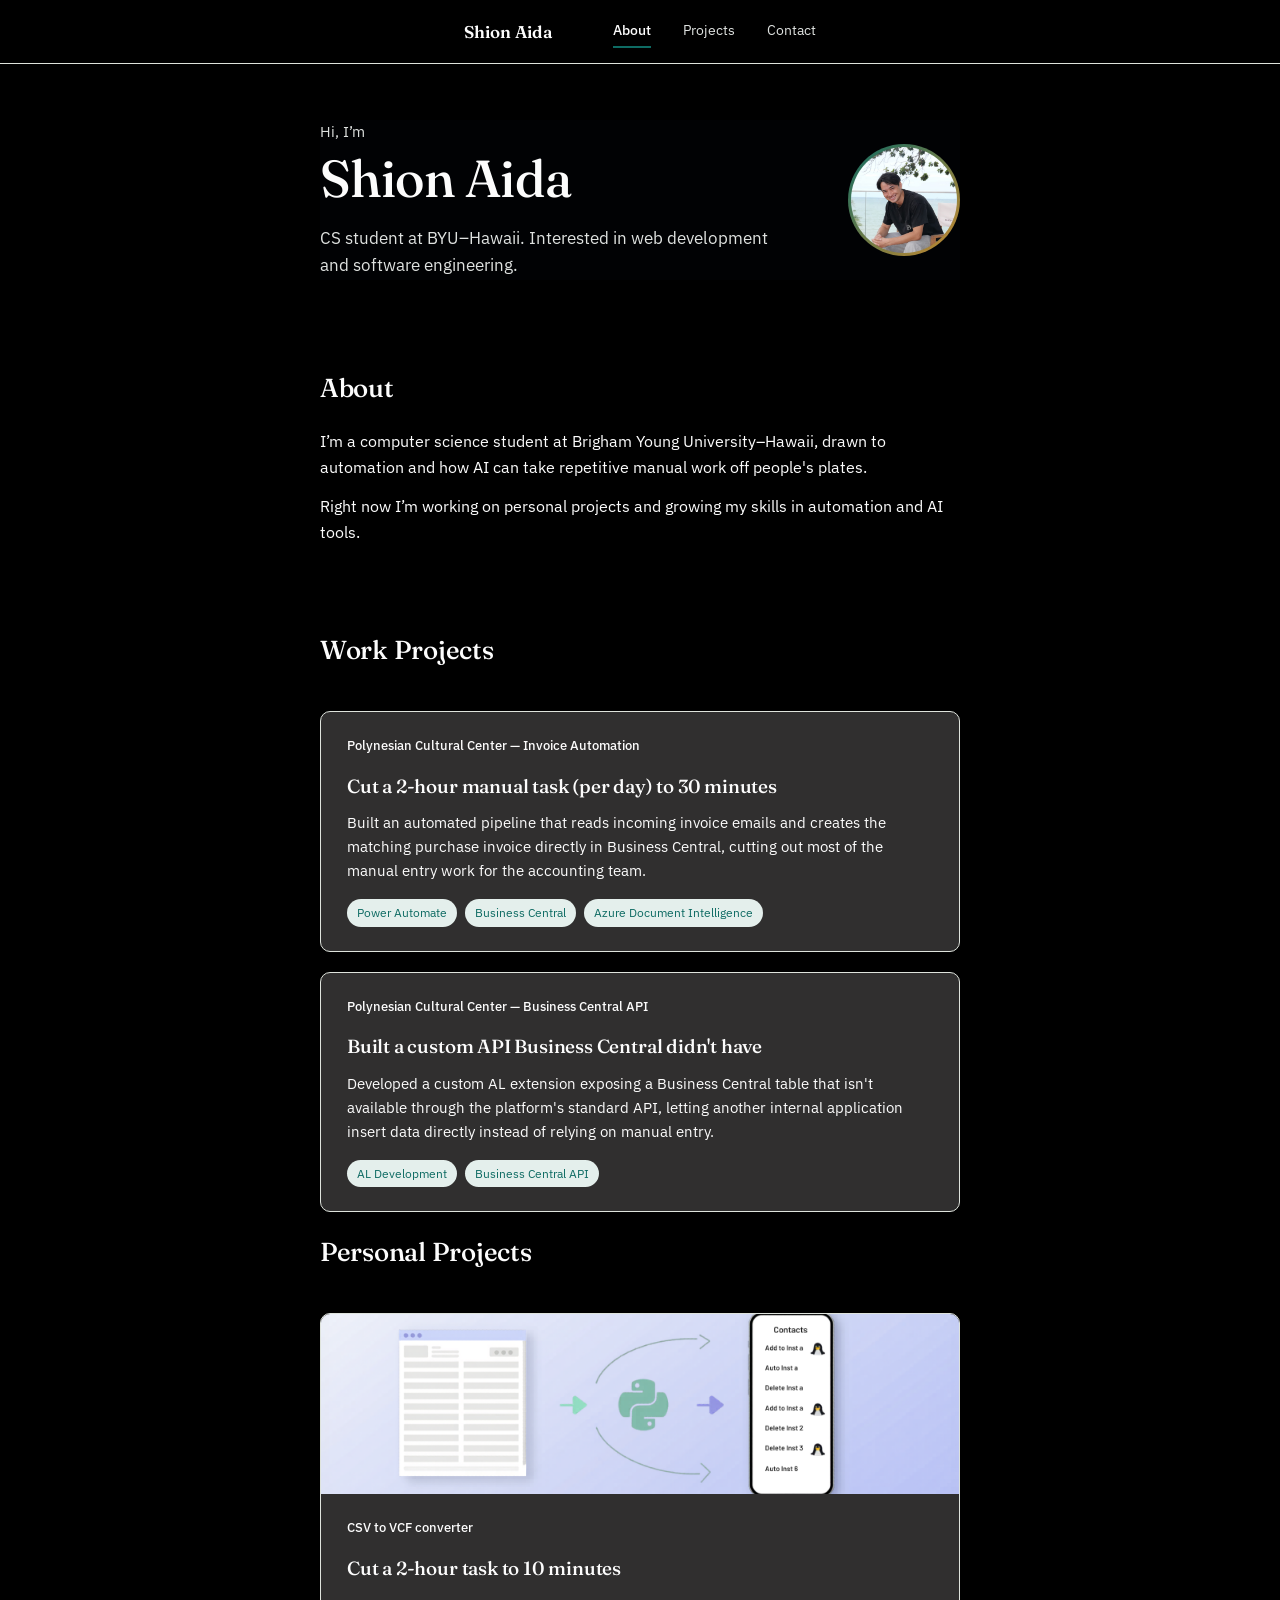
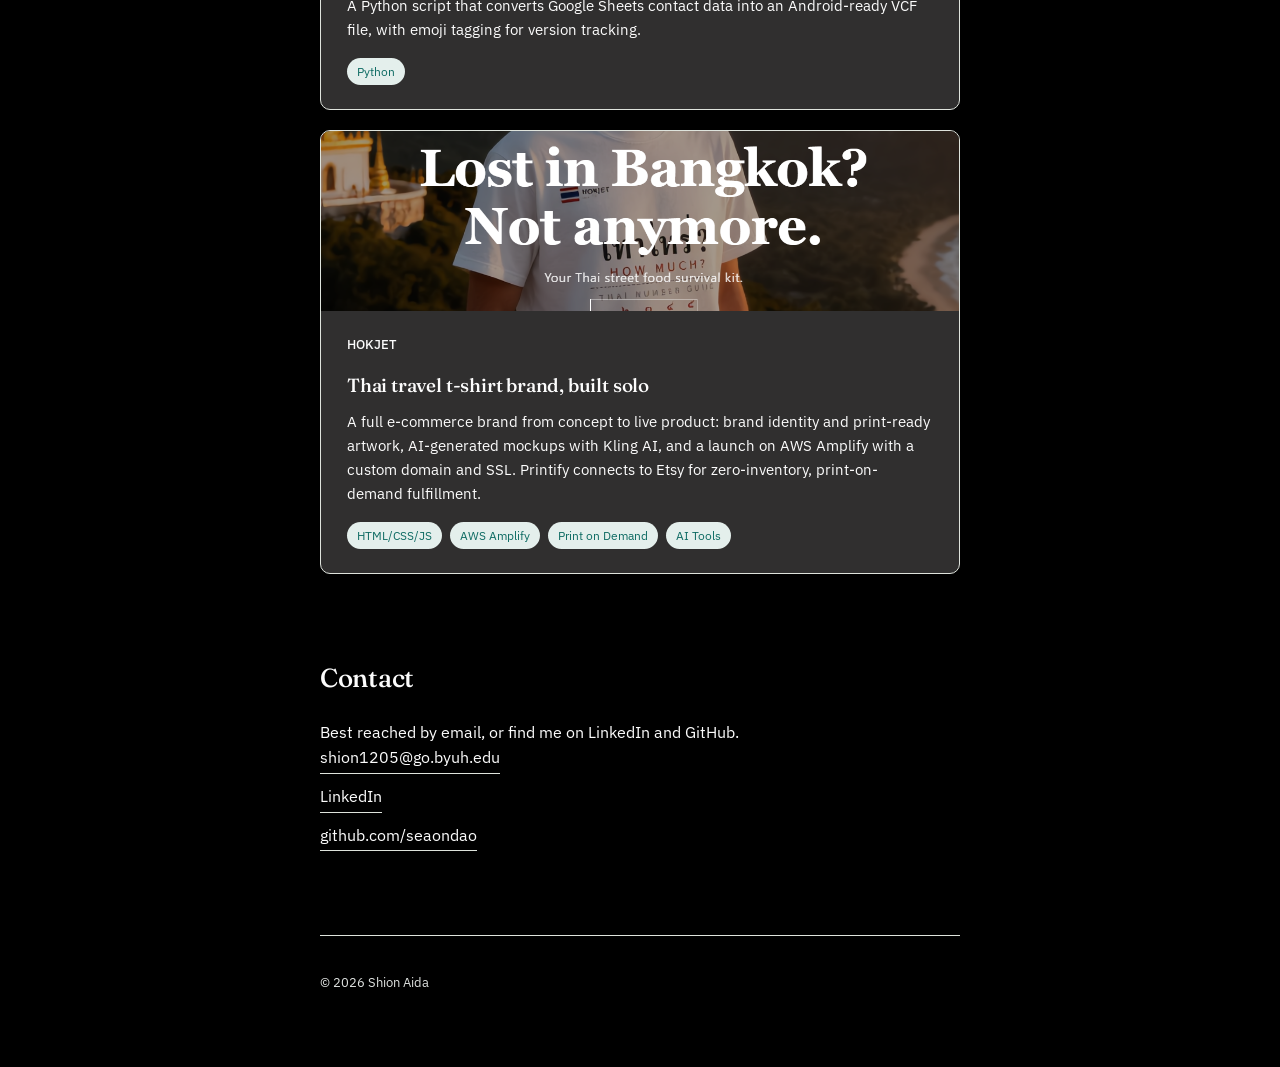
<file: index.html>
<!DOCTYPE html>
<html lang="en">
<head>
<meta charset="UTF-8">
<meta name="viewport" content="width=device-width, initial-scale=1.0">
<title>Shion Aida</title>
<meta name="description" content="Shion Aida — computer science student at BYU–Hawaii, building web tools and automation.">
<link rel="preconnect" href="https://fonts.googleapis.com">
<link rel="preconnect" href="https://fonts.gstatic.com" crossorigin>
<link href="https://fonts.googleapis.com/css2?family=Fraunces:opsz,wght@9..144,400;9..144,500;9..144,600&family=IBM+Plex+Sans:wght@400;500;600&display=swap" rel="stylesheet">
<link rel="stylesheet" href="style.css">
<link rel="shortcut icon" href="images/Shion.ico" type="image/x-icon">
</head>
<body>

<nav class="topnav" id="topnav">
  <a href="#" class="nav-name">Shion Aida</a>

  <div class="nav-links" id="navLinks">
    <a href="#about" class="nav-link" data-section="about">About</a>
    <a href="#projects" class="nav-link" data-section="projects">Projects</a>
    <a href="#contact" class="nav-link" data-section="contact">Contact</a>
  </div>
</nav>

<main class="content">

  <section class="hero">
    <div class="hero-text">
      <p class="eyebrow">Hi, I&rsquo;m</p>
      <h1>Shion Aida</h1>
      <p class="tagline">CS student at BYU&ndash;Hawaii. Interested in web development and software engineering.</p>
    </div>
    <div class="hero-photo">
      <img src="images/profile.JPG" alt="Shion Aida">
    </div>
  </section>

  <section id="about" class="block">
    <h2>About</h2>
    <p>I&rsquo;m a computer science student at Brigham Young University&ndash;Hawaii, drawn to automation and how AI can take repetitive manual work off people's plates.</p>
    <p>Right now I&rsquo;m working on personal projects and growing my skills in automation and AI tools.</p>
  </section>

  <section id="projects" class="block">
    <h2>Work Projects</h2>

    <div class="project-grid">
      <div class="project-card project-card--static">
        <div class="project-card-body">
          <p class="project-eyebrow">Polynesian Cultural Center &mdash; Invoice Automation</p>
          <h3>Cut a 2-hour manual task (per day) to 30 minutes</h3>
          <p class="project-desc">Built an automated pipeline that reads incoming invoice emails and creates the matching purchase invoice directly in Business Central, cutting out most of the manual entry work for the accounting team.</p>
          <div class="tag-row">
            <span class="project-tag">Power Automate</span>
            <span class="project-tag">Business Central</span>
            <span class="project-tag">Azure Document Intelligence</span>
          </div>
        </div>
      </div>
    </div>

      <div class="project-card project-card--static">
        <div class="project-card-body">
          <p class="project-eyebrow">Polynesian Cultural Center &mdash; Business Central API</p>
          <h3>Built a custom API Business Central didn't have</h3>
          <p class="project-desc">Developed a custom AL extension exposing a Business Central table that isn't available through the platform's standard API, letting another internal application insert data directly instead of relying on manual entry.</p>
          <div class="tag-row">
            <span class="project-tag">AL Development</span>
            <span class="project-tag">Business Central API</span>
          </div>
        </div>
      </div>

    <h2>Personal Projects</h2>
    <div class="project-grid">
      <a class="project-card" href="https://github.com/seaondao/CSV-to-VCF-converter-" target="_blank" rel="noopener">
        <div class="project-thumb">
          <img src="images/CSV.png" alt="CSV to VCF converter diagram">
        </div>
        <div class="project-card-body">
          <p class="project-eyebrow">CSV to VCF converter</p>
          <h3>Cut a 2-hour task to 10 minutes</h3>
          <p class="project-desc">A Python script that converts Google Sheets contact data into an Android-ready VCF file, with emoji tagging for version tracking.</p>
          <span class="project-tag">Python</span>
        </div>
      </a>

      <a class="project-card" href="https://hokjet.com/" target="_blank" rel="noopener">
        <div class="project-thumb">
          <img src="images/hokjetLanding1.png" alt="HOKJET landing page">
        </div>
        <div class="project-card-body">
          <p class="project-eyebrow">HOKJET</p>
          <h3>Thai travel t-shirt brand, built solo</h3>
          <p class="project-desc">A full e-commerce brand from concept to live product: brand identity and print-ready artwork, AI-generated mockups with Kling AI, and a launch on AWS Amplify with a custom domain and SSL. Printify connects to Etsy for zero-inventory, print-on-demand fulfillment.</p>
          <div class="tag-row">
            <span class="project-tag">HTML/CSS/JS</span>
            <span class="project-tag">AWS Amplify</span>
            <span class="project-tag">Print on Demand</span>
            <span class="project-tag">AI Tools</span>
          </div>
        </div>
      </a>
    </div>
  </section>

  <section id="contact" class="block">
    <h2>Contact</h2>
    <p>Best reached by email, or find me on LinkedIn and GitHub.</p>
    <div class="contact-list">
      <a href="mailto:shion1205@go.byuh.edu">shion1205@go.byuh.edu</a>
      <a href="https://www.linkedin.com/in/shion-aida-b07b8935a/" target="_blank" rel="noopener">LinkedIn</a>
      <a href="https://github.com/seaondao" target="_blank" rel="noopener">github.com/seaondao</a>
    </div>
  </section>

  <footer>
    <p>&copy; <span id="year"></span> Shion Aida</p>
  </footer>

</main>

<script src="script.js"></script>
</body>
</html>
</file>
<file: style.css>
:root {
  --bg: #000000;
  --panel: #302f2f;
  --ink: #fcfcfc;
  --muted: #dfe2e0;
  --line: #DEE3DC;
  --accent: #0E6B63;
  --accent-soft: #E4EFEC;
  --gold: #C98A2E;
  --nav-h: 64px;
  --content-max: 640px;
}

* { box-sizing: border-box; }

html {
  scroll-behavior: smooth;
}

@media (prefers-reduced-motion: reduce) {
  html { scroll-behavior: auto; }
  * { animation-duration: 0.01ms !important; animation-iteration-count: 1 !important; }
}

body {
  margin: 0;
  background: var(--bg);
  color: var(--ink);
  font-family: "IBM Plex Sans", -apple-system, BlinkMacSystemFont, sans-serif;
  font-size: 16px;
  line-height: 1.6;
}

a {
  color: inherit;
  text-decoration: none;
}

h1, h2, h3 {
  font-family: "Fraunces", Georgia, serif;
  font-weight: 500;
  letter-spacing: -0.01em;
  margin: 0;
}

/* ---------- Top nav ---------- */

.topnav {
  position: fixed;
  top: 0;
  left: 0;
  right: 0;
  height: var(--nav-h);
  display: flex;
  align-items: center;
  justify-content: center;
  padding: 0 40px;
  backdrop-filter: blur(6px);
  border-bottom: 1px solid var(--line);
  z-index: 30;
}

.nav-name {
  font-family: "Fraunces", serif;
  padding-right: 5%;
  font-weight: 600;
  font-size: 17px;
}

.nav-links {
  display: flex;
  gap: 32px;
}

.nav-link {
  font-size: 14px;
  color: var(--muted);
  padding: 4px 0;
  border-bottom: 2px solid transparent;
  transition: color 0.15s ease, border-color 0.15s ease;
}

.nav-link:hover {
  color: var(--ink);
}

.nav-link.active {
  color: var(--ink);
  border-color: var(--accent);
  font-weight: 500;
}


/* ---------- Main content ---------- */

.content {
  padding: calc(var(--nav-h) + 56px) 40px 60px;
  max-width: calc(var(--content-max) + 80px);
  margin: 0 auto;
}

.hero {
  display: flex;
  align-items: center;
  justify-content: space-between;
  gap: 32px;
  background-image: url(images/SakuraHero.jpg);
  background-image: fill;
  margin-bottom: 88px;
  animation: rise 0.6s ease-out both;
}

.hero-photo {
  flex-shrink: 0;
  width: 112px;
  height: 112px;
  border-radius: 50%;
  padding: 3px;
  background: linear-gradient(135deg, var(--accent), var(--gold));
}

.hero-photo img {
  width: 100%;
  height: 100%;
  border-radius: 50%;
  object-fit: cover;
  display: block;
}

@keyframes rise {
  from { opacity: 0; transform: translateY(12px); }
  to { opacity: 1; transform: translateY(0); }
}

.eyebrow {
  margin: 0 0 6px;
  font-size: 15px;
  color: var(--muted);
}

.hero h1 {
  font-size: clamp(36px, 6vw, 52px);
  line-height: 1.1;
}

.tagline {
  margin: 18px 0 0;
  max-width: 460px;
  color: var(--muted);
  font-size: 17px;
}

.block {
  max-width: var(--content-max);
  margin: 0 auto 84px;
  scroll-margin-top: calc(var(--nav-h) + 24px);
}

.block h2 {
  font-size: 26px;
  margin-bottom: 20px;
}

.block p {
  margin: 0 0 14px;
  color: var(--ink);
}

.block p:last-of-type {
  margin-bottom: 0;
}

/* ---------- Projects ---------- */
#projects {
  display: flex;
  flex-direction: column;
  gap: 20px;
}
.project-grid {
  display: flex;
  flex-direction: column;
  gap: 20px;
}

.project-card {
  display: block;
  background: var(--panel);
  border: 1px solid var(--line);
  border-radius: 10px;
  overflow: hidden;
  transition: border-color 0.15s ease;
}

.project-card:hover {
  border-color: var(--accent);
}

.project-thumb {
  width: 100%;
  height: 180px;
  background: var(--accent-soft);
  overflow: hidden;
}

.project-thumb img {
  width: 100%;
  height: 100%;
  object-fit: cover;
  display: block;
}

.project-card-body {
  padding: 24px 26px;
}

.project-eyebrow {
  margin: 0 0 6px;
  font-size: 13px;
  color: var(--accent);
  font-weight: 500;
}

.project-card h3 {
  font-size: 19px;
  margin-bottom: 10px;
}

.project-desc {
  color: var(--muted);
  font-size: 15px;
  margin-bottom: 16px !important;
}

.tag-row {
  display: flex;
  flex-wrap: wrap;
  gap: 8px;
}

.project-tag {
  display: inline-block;
  font-size: 12px;
  background: var(--accent-soft);
  color: var(--accent);
  padding: 4px 10px;
  border-radius: 100px;
}

/* ---------- Contact ---------- */

.contact-list {
  display: flex;
  flex-direction: column;
  gap: 10px;
  font-size: 16px;
}

.contact-list a {
  width: fit-content;
  border-bottom: 1px solid var(--line);
  padding-bottom: 2px;
  transition: border-color 0.15s ease, color 0.15s ease;
}

.contact-list a:hover {
  color: var(--accent);
  border-color: var(--accent);
}

footer {
  max-width: var(--content-max);
  margin: 0 auto;
  border-top: 1px solid var(--line);
  padding-top: 24px;
  color: var(--muted);
  font-size: 13px;
}

/* ---------- Responsive ---------- */

@media (max-width: 700px) {
  .topnav {
    padding: 0 20px;
  }

  .nav-name {
    font-size: 15px;
  }

  .nav-links {
    gap: 16px;
  }

  .nav-link {
    font-size: 13px;
  }

  .hero {
    flex-direction: column-reverse;
    align-items: flex-start;
    gap: 20px;
  }

  .hero-photo {
    width: 88px;
    height: 88px;
  }

  .content {
    padding: calc(var(--nav-h) + 40px) 20px 48px;
  }

  .hero {
    margin-bottom: 56px;
  }
}

@media (max-width: 480px) {
  .block {
    margin-bottom: 60px;
  }

  .project-thumb {
    height: 140px;
  }

  .project-card-body {
    padding: 18px 20px;
  }
}
</file>
